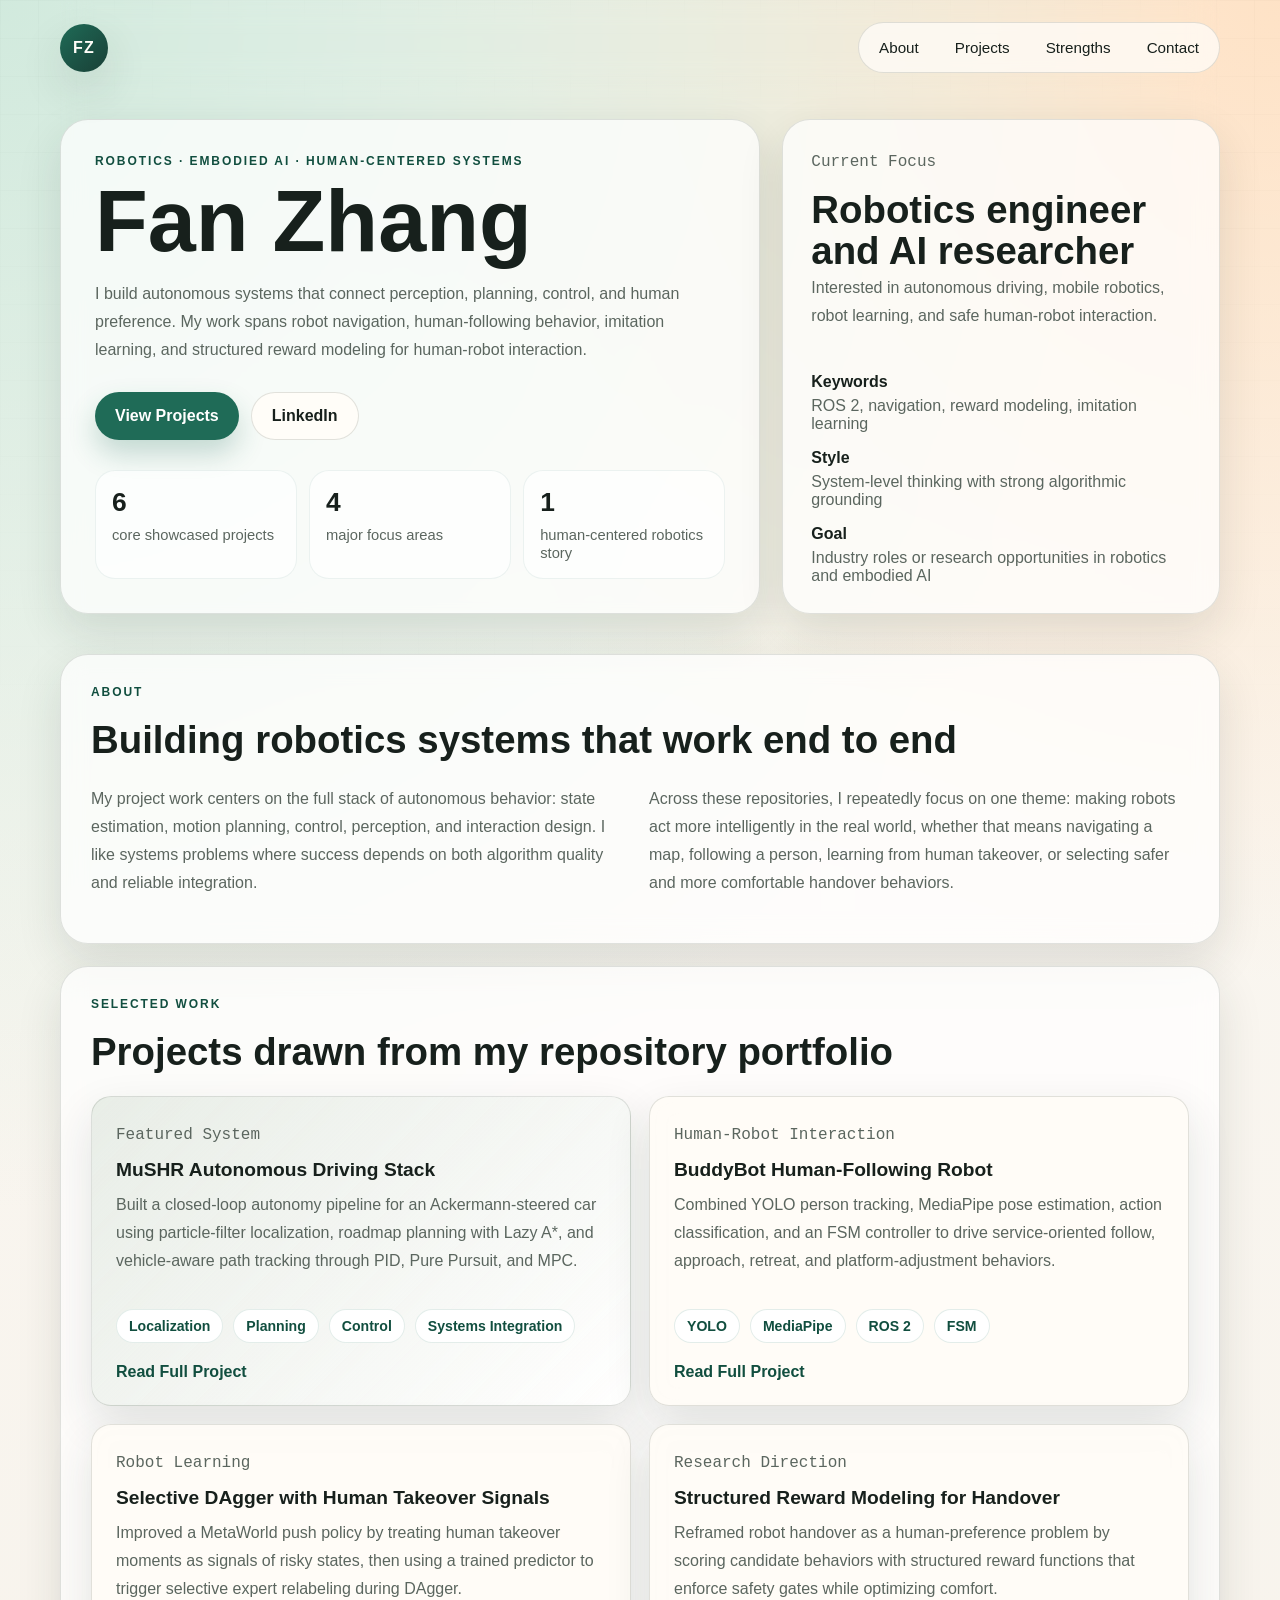
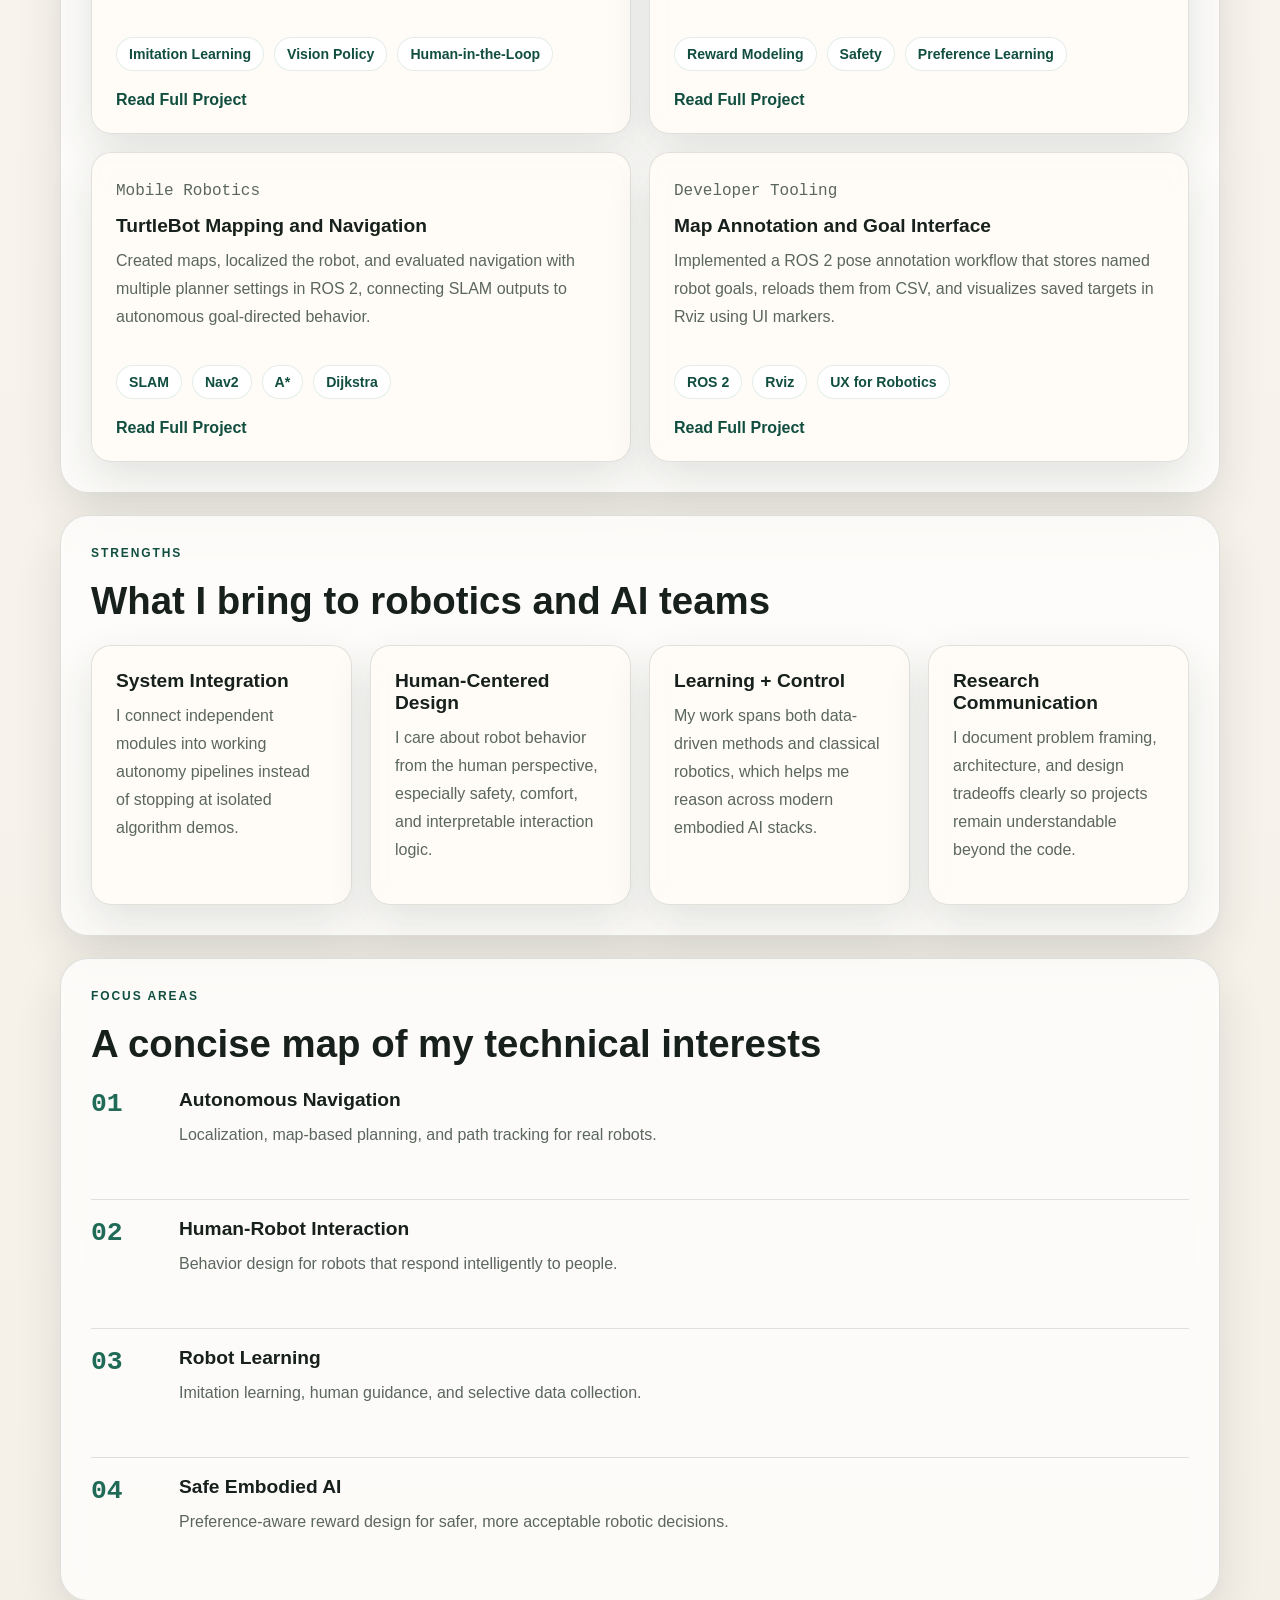
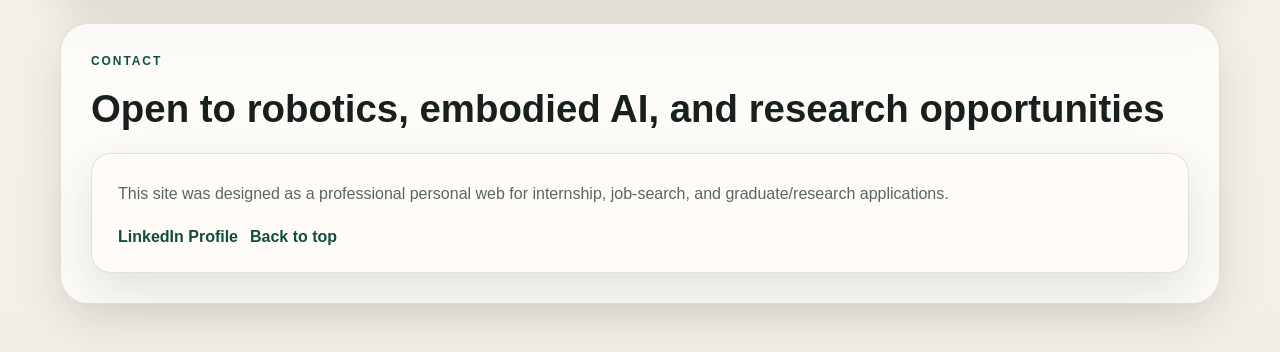
<file: index.html>
<!DOCTYPE html>
<html lang="en">
<head>
  <meta charset="UTF-8">
  <meta name="viewport" content="width=device-width, initial-scale=1.0">
  <title>Fan Zhang | Robotics & AI Portfolio</title>
  <meta
    name="description"
    content="Fan Zhang's personal website for robotics, autonomous systems, and human-centered AI research."
  >
  <link rel="stylesheet" href="styles.css">
</head>
<body>
  <div class="page-shell">
    <header class="site-header">
      <a class="brand" href="#top">FZ</a>
      <nav class="site-nav" aria-label="Primary">
        <a href="#about">About</a>
        <a href="#projects">Projects</a>
        <a href="#strengths">Strengths</a>
        <a href="#contact">Contact</a>
      </nav>
    </header>

    <main id="top">
      <section class="hero">
        <div class="hero-copy">
          <p class="eyebrow">Robotics · Embodied AI · Human-Centered Systems</p>
          <h1>Fan Zhang</h1>
          <p class="hero-text">
            I build autonomous systems that connect perception, planning, control,
            and human preference. My work spans robot navigation, human-following
            behavior, imitation learning, and structured reward modeling for
            human-robot interaction.
          </p>
          <div class="hero-actions">
            <a class="button button-primary" href="#projects">View Projects</a>
            <a class="button button-secondary" href="https://www.linkedin.com/in/fan-zhang-09b016373/" target="_blank" rel="noreferrer">LinkedIn</a>
          </div>
          <ul class="hero-stats" aria-label="Highlights">
            <li>
              <strong>6</strong>
              <span>core showcased projects</span>
            </li>
            <li>
              <strong>4</strong>
              <span>major focus areas</span>
            </li>
            <li>
              <strong>1</strong>
              <span>human-centered robotics story</span>
            </li>
          </ul>
        </div>

        <aside class="profile-card">
          <p class="profile-label">Current Focus</p>
          <h2>Robotics engineer and AI researcher</h2>
          <p>
            Interested in autonomous driving, mobile robotics, robot learning,
            and safe human-robot interaction.
          </p>
          <dl class="profile-list">
            <div>
              <dt>Keywords</dt>
              <dd>ROS 2, navigation, reward modeling, imitation learning</dd>
            </div>
            <div>
              <dt>Style</dt>
              <dd>System-level thinking with strong algorithmic grounding</dd>
            </div>
            <div>
              <dt>Goal</dt>
              <dd>Industry roles or research opportunities in robotics and embodied AI</dd>
            </div>
          </dl>
        </aside>
      </section>

      <section class="section" id="about">
        <div class="section-heading">
          <p class="eyebrow">About</p>
          <h2>Building robotics systems that work end to end</h2>
        </div>
        <div class="about-grid">
          <p>
            My project work centers on the full stack of autonomous behavior:
            state estimation, motion planning, control, perception, and
            interaction design. I like systems problems where success depends on
            both algorithm quality and reliable integration.
          </p>
          <p>
            Across these repositories, I repeatedly focus on one theme: making
            robots act more intelligently in the real world, whether that means
            navigating a map, following a person, learning from human takeover,
            or selecting safer and more comfortable handover behaviors.
          </p>
        </div>
      </section>

      <section class="section" id="projects">
        <div class="section-heading">
          <p class="eyebrow">Selected Work</p>
          <h2>Projects drawn from my repository portfolio</h2>
        </div>

        <div class="project-grid">
          <article class="project-card featured">
            <p class="project-tag">Featured System</p>
            <h3>MuSHR Autonomous Driving Stack</h3>
            <p>
              Built a closed-loop autonomy pipeline for an Ackermann-steered car
              using particle-filter localization, roadmap planning with Lazy A*,
              and vehicle-aware path tracking through PID, Pure Pursuit, and MPC.
            </p>
            <ul class="chip-list">
              <li>Localization</li>
              <li>Planning</li>
              <li>Control</li>
              <li>Systems Integration</li>
            </ul>
            <a class="detail-link" href="projects/mushr.html">Read Full Project</a>
          </article>

          <article class="project-card">
            <p class="project-tag">Human-Robot Interaction</p>
            <h3>BuddyBot Human-Following Robot</h3>
            <p>
              Combined YOLO person tracking, MediaPipe pose estimation, action
              classification, and an FSM controller to drive service-oriented
              follow, approach, retreat, and platform-adjustment behaviors.
            </p>
            <ul class="chip-list">
              <li>YOLO</li>
              <li>MediaPipe</li>
              <li>ROS 2</li>
              <li>FSM</li>
            </ul>
            <a class="detail-link" href="projects/buddybot.html">Read Full Project</a>
          </article>

          <article class="project-card">
            <p class="project-tag">Robot Learning</p>
            <h3>Selective DAgger with Human Takeover Signals</h3>
            <p>
              Improved a MetaWorld push policy by treating human takeover moments
              as signals of risky states, then using a trained predictor to
              trigger selective expert relabeling during DAgger.
            </p>
            <ul class="chip-list">
              <li>Imitation Learning</li>
              <li>Vision Policy</li>
              <li>Human-in-the-Loop</li>
            </ul>
            <a class="detail-link" href="projects/selective-dagger.html">Read Full Project</a>
          </article>

          <article class="project-card">
            <p class="project-tag">Research Direction</p>
            <h3>Structured Reward Modeling for Handover</h3>
            <p>
              Reframed robot handover as a human-preference problem by scoring
              candidate behaviors with structured reward functions that enforce
              safety gates while optimizing comfort.
            </p>
            <ul class="chip-list">
              <li>Reward Modeling</li>
              <li>Safety</li>
              <li>Preference Learning</li>
            </ul>
            <a class="detail-link" href="projects/reward-modeling.html">Read Full Project</a>
          </article>

          <article class="project-card">
            <p class="project-tag">Mobile Robotics</p>
            <h3>TurtleBot Mapping and Navigation</h3>
            <p>
              Created maps, localized the robot, and evaluated navigation with
              multiple planner settings in ROS 2, connecting SLAM outputs to
              autonomous goal-directed behavior.
            </p>
            <ul class="chip-list">
              <li>SLAM</li>
              <li>Nav2</li>
              <li>A*</li>
              <li>Dijkstra</li>
            </ul>
            <a class="detail-link" href="projects/turtlebot-navigation.html">Read Full Project</a>
          </article>

          <article class="project-card">
            <p class="project-tag">Developer Tooling</p>
            <h3>Map Annotation and Goal Interface</h3>
            <p>
              Implemented a ROS 2 pose annotation workflow that stores named
              robot goals, reloads them from CSV, and visualizes saved targets in
              Rviz using UI markers.
            </p>
            <ul class="chip-list">
              <li>ROS 2</li>
              <li>Rviz</li>
              <li>UX for Robotics</li>
            </ul>
            <a class="detail-link" href="projects/map-annotator.html">Read Full Project</a>
          </article>
        </div>
      </section>

      <section class="section" id="strengths">
        <div class="section-heading">
          <p class="eyebrow">Strengths</p>
          <h2>What I bring to robotics and AI teams</h2>
        </div>

        <div class="strength-grid">
          <article class="strength-card">
            <h3>System Integration</h3>
            <p>
              I connect independent modules into working autonomy pipelines
              instead of stopping at isolated algorithm demos.
            </p>
          </article>

          <article class="strength-card">
            <h3>Human-Centered Design</h3>
            <p>
              I care about robot behavior from the human perspective, especially
              safety, comfort, and interpretable interaction logic.
            </p>
          </article>

          <article class="strength-card">
            <h3>Learning + Control</h3>
            <p>
              My work spans both data-driven methods and classical robotics, which
              helps me reason across modern embodied AI stacks.
            </p>
          </article>

          <article class="strength-card">
            <h3>Research Communication</h3>
            <p>
              I document problem framing, architecture, and design tradeoffs
              clearly so projects remain understandable beyond the code.
            </p>
          </article>
        </div>
      </section>

      <section class="section timeline-section">
        <div class="section-heading">
          <p class="eyebrow">Focus Areas</p>
          <h2>A concise map of my technical interests</h2>
        </div>

        <div class="timeline">
          <div class="timeline-item">
            <span class="timeline-index">01</span>
            <div>
              <h3>Autonomous Navigation</h3>
              <p>Localization, map-based planning, and path tracking for real robots.</p>
            </div>
          </div>
          <div class="timeline-item">
            <span class="timeline-index">02</span>
            <div>
              <h3>Human-Robot Interaction</h3>
              <p>Behavior design for robots that respond intelligently to people.</p>
            </div>
          </div>
          <div class="timeline-item">
            <span class="timeline-index">03</span>
            <div>
              <h3>Robot Learning</h3>
              <p>Imitation learning, human guidance, and selective data collection.</p>
            </div>
          </div>
          <div class="timeline-item">
            <span class="timeline-index">04</span>
            <div>
              <h3>Safe Embodied AI</h3>
              <p>Preference-aware reward design for safer, more acceptable robotic decisions.</p>
            </div>
          </div>
        </div>
      </section>

      <section class="section contact-section" id="contact">
        <div class="section-heading">
          <p class="eyebrow">Contact</p>
          <h2>Open to robotics, embodied AI, and research opportunities</h2>
        </div>
        <div class="contact-card">
          <p>
            This site was designed as a professional personal web for internship,
            job-search, and graduate/research applications.
          </p>
          <div class="contact-links">
            <a href="https://www.linkedin.com/in/fan-zhang-09b016373/" target="_blank" rel="noreferrer">LinkedIn Profile</a>
            <a href="#top" id="scrollTopLink">Back to top</a>
          </div>
        </div>
      </section>
    </main>
  </div>

  <script src="script.js"></script>
</body>
</html>
</file>
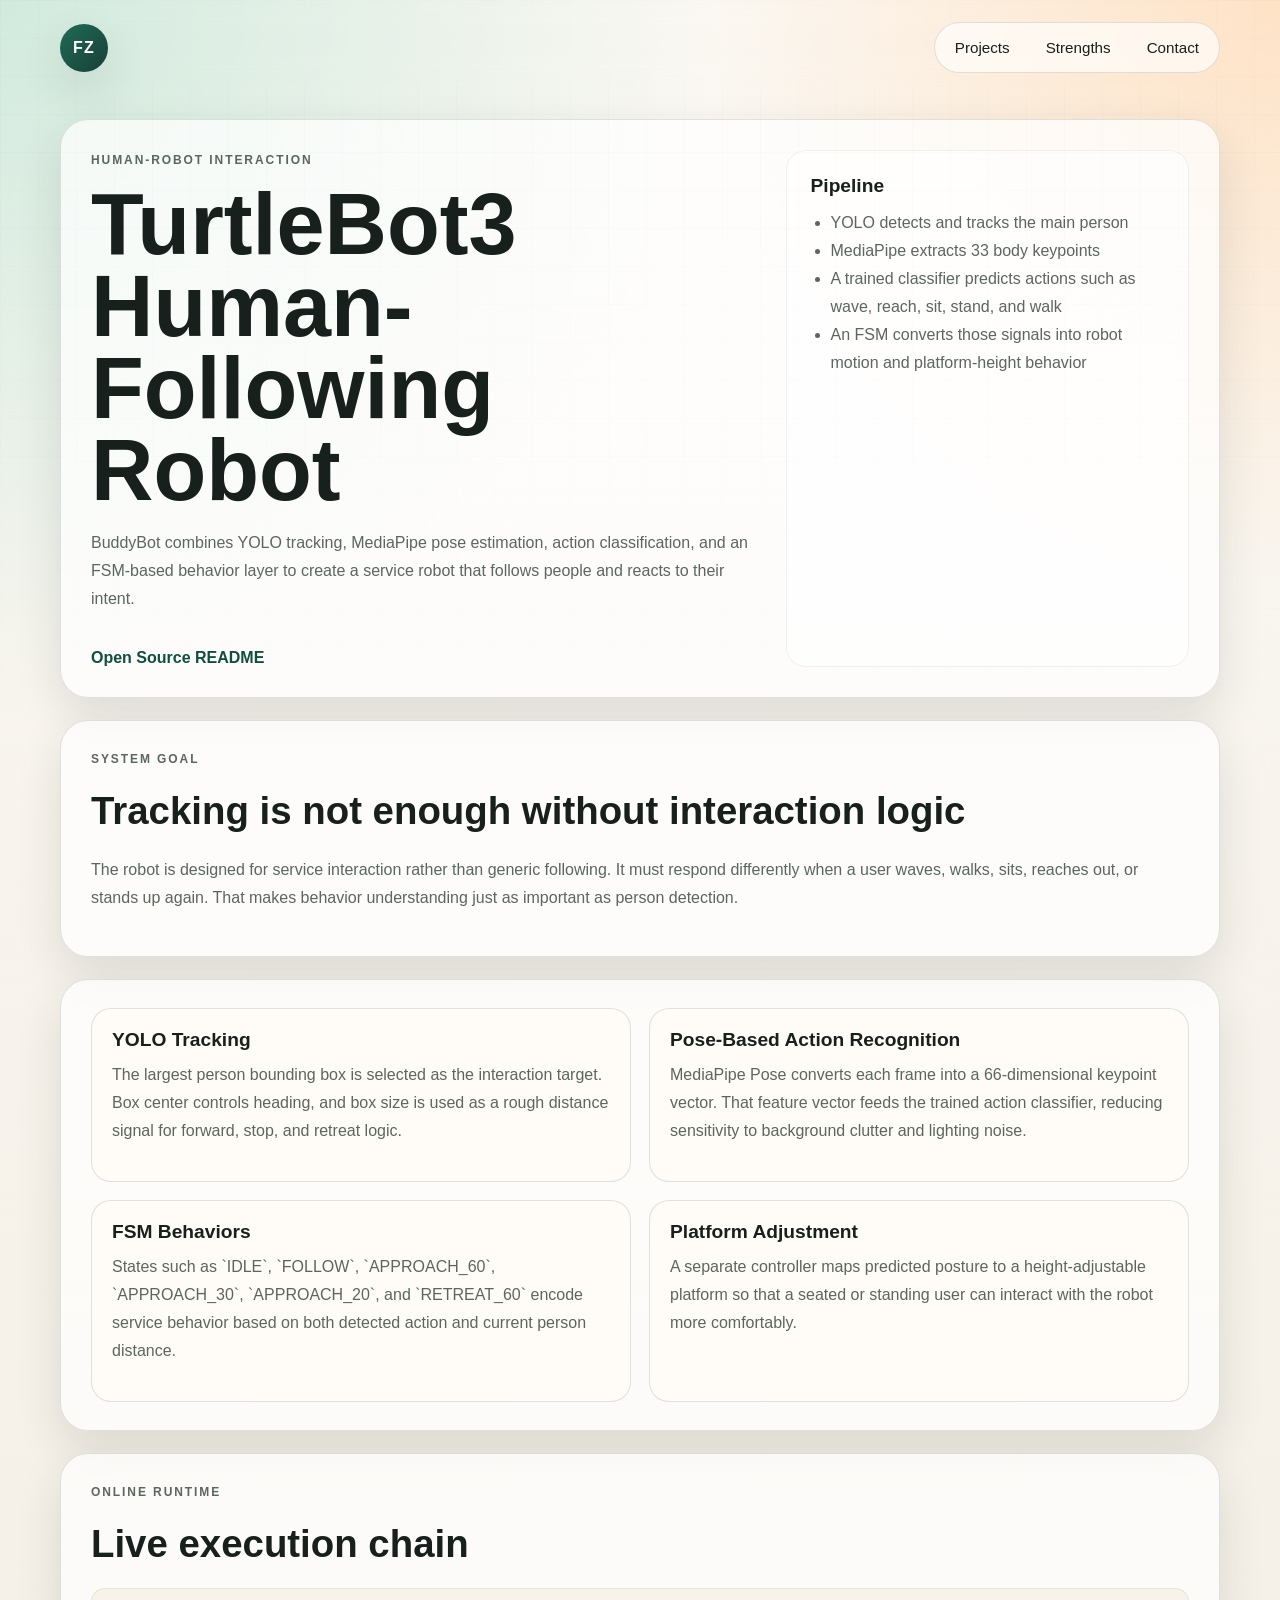
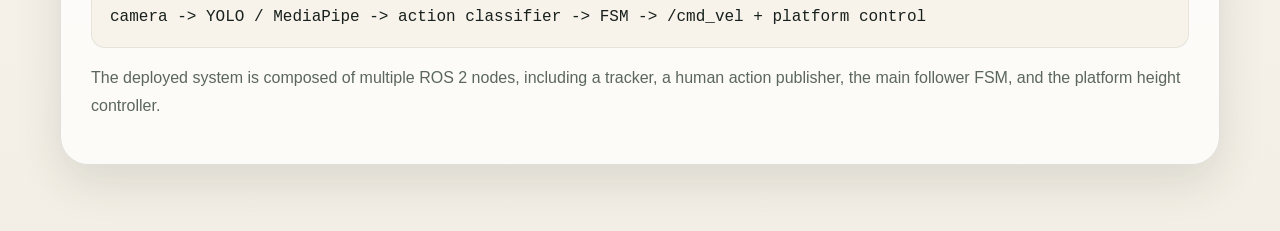
<file: projects/buddybot.html>
<!DOCTYPE html>
<html lang="en">
<head>
  <meta charset="UTF-8">
  <meta name="viewport" content="width=device-width, initial-scale=1.0">
  <title>BuddyBot Human-Following Robot | Fan Zhang</title>
  <link rel="stylesheet" href="../styles.css">
</head>
<body>
  <div class="page-shell">
    <header class="site-header">
      <a class="brand" href="../index.html">FZ</a>
      <nav class="site-nav" aria-label="Primary">
        <a href="../index.html#projects">Projects</a>
        <a href="../index.html#strengths">Strengths</a>
        <a href="../index.html#contact">Contact</a>
      </nav>
    </header>

    <main class="detail-page">
      <section class="detail-hero">
        <div>
          <p class="eyebrow">Human-Robot Interaction</p>
          <h1>TurtleBot3 Human-Following Robot</h1>
          <p class="hero-text">
            BuddyBot combines YOLO tracking, MediaPipe pose estimation, action classification, and an
            FSM-based behavior layer to create a service robot that follows people and reacts to their intent.
          </p>
          <a class="inline-link" href="../README(6).md">Open Source README</a>
        </div>
        <aside class="detail-summary">
          <h3>Pipeline</h3>
          <ul>
            <li>YOLO detects and tracks the main person</li>
            <li>MediaPipe extracts 33 body keypoints</li>
            <li>A trained classifier predicts actions such as wave, reach, sit, stand, and walk</li>
            <li>An FSM converts those signals into robot motion and platform-height behavior</li>
          </ul>
        </aside>
      </section>

      <section class="detail-section">
        <div class="section-heading">
          <p class="eyebrow">System Goal</p>
          <h2>Tracking is not enough without interaction logic</h2>
        </div>
        <p>
          The robot is designed for service interaction rather than generic following. It must respond
          differently when a user waves, walks, sits, reaches out, or stands up again. That makes behavior
          understanding just as important as person detection.
        </p>
      </section>

      <section class="detail-section">
        <div class="detail-grid">
          <article class="meta-card">
            <h3>YOLO Tracking</h3>
            <p>
              The largest person bounding box is selected as the interaction target. Box center controls
              heading, and box size is used as a rough distance signal for forward, stop, and retreat logic.
            </p>
          </article>
          <article class="meta-card">
            <h3>Pose-Based Action Recognition</h3>
            <p>
              MediaPipe Pose converts each frame into a 66-dimensional keypoint vector. That feature vector
              feeds the trained action classifier, reducing sensitivity to background clutter and lighting noise.
            </p>
          </article>
          <article class="meta-card">
            <h3>FSM Behaviors</h3>
            <p>
              States such as `IDLE`, `FOLLOW`, `APPROACH_60`, `APPROACH_30`, `APPROACH_20`, and `RETREAT_60`
              encode service behavior based on both detected action and current person distance.
            </p>
          </article>
          <article class="meta-card">
            <h3>Platform Adjustment</h3>
            <p>
              A separate controller maps predicted posture to a height-adjustable platform so that a seated
              or standing user can interact with the robot more comfortably.
            </p>
          </article>
        </div>
      </section>

      <section class="detail-section">
        <div class="section-heading">
          <p class="eyebrow">Online Runtime</p>
          <h2>Live execution chain</h2>
        </div>
        <pre>camera -> YOLO / MediaPipe -> action classifier -> FSM -> /cmd_vel + platform control</pre>
        <p>
          The deployed system is composed of multiple ROS 2 nodes, including a tracker, a human action
          publisher, the main follower FSM, and the platform height controller.
        </p>
      </section>
    </main>
  </div>
</body>
</html>
</file>
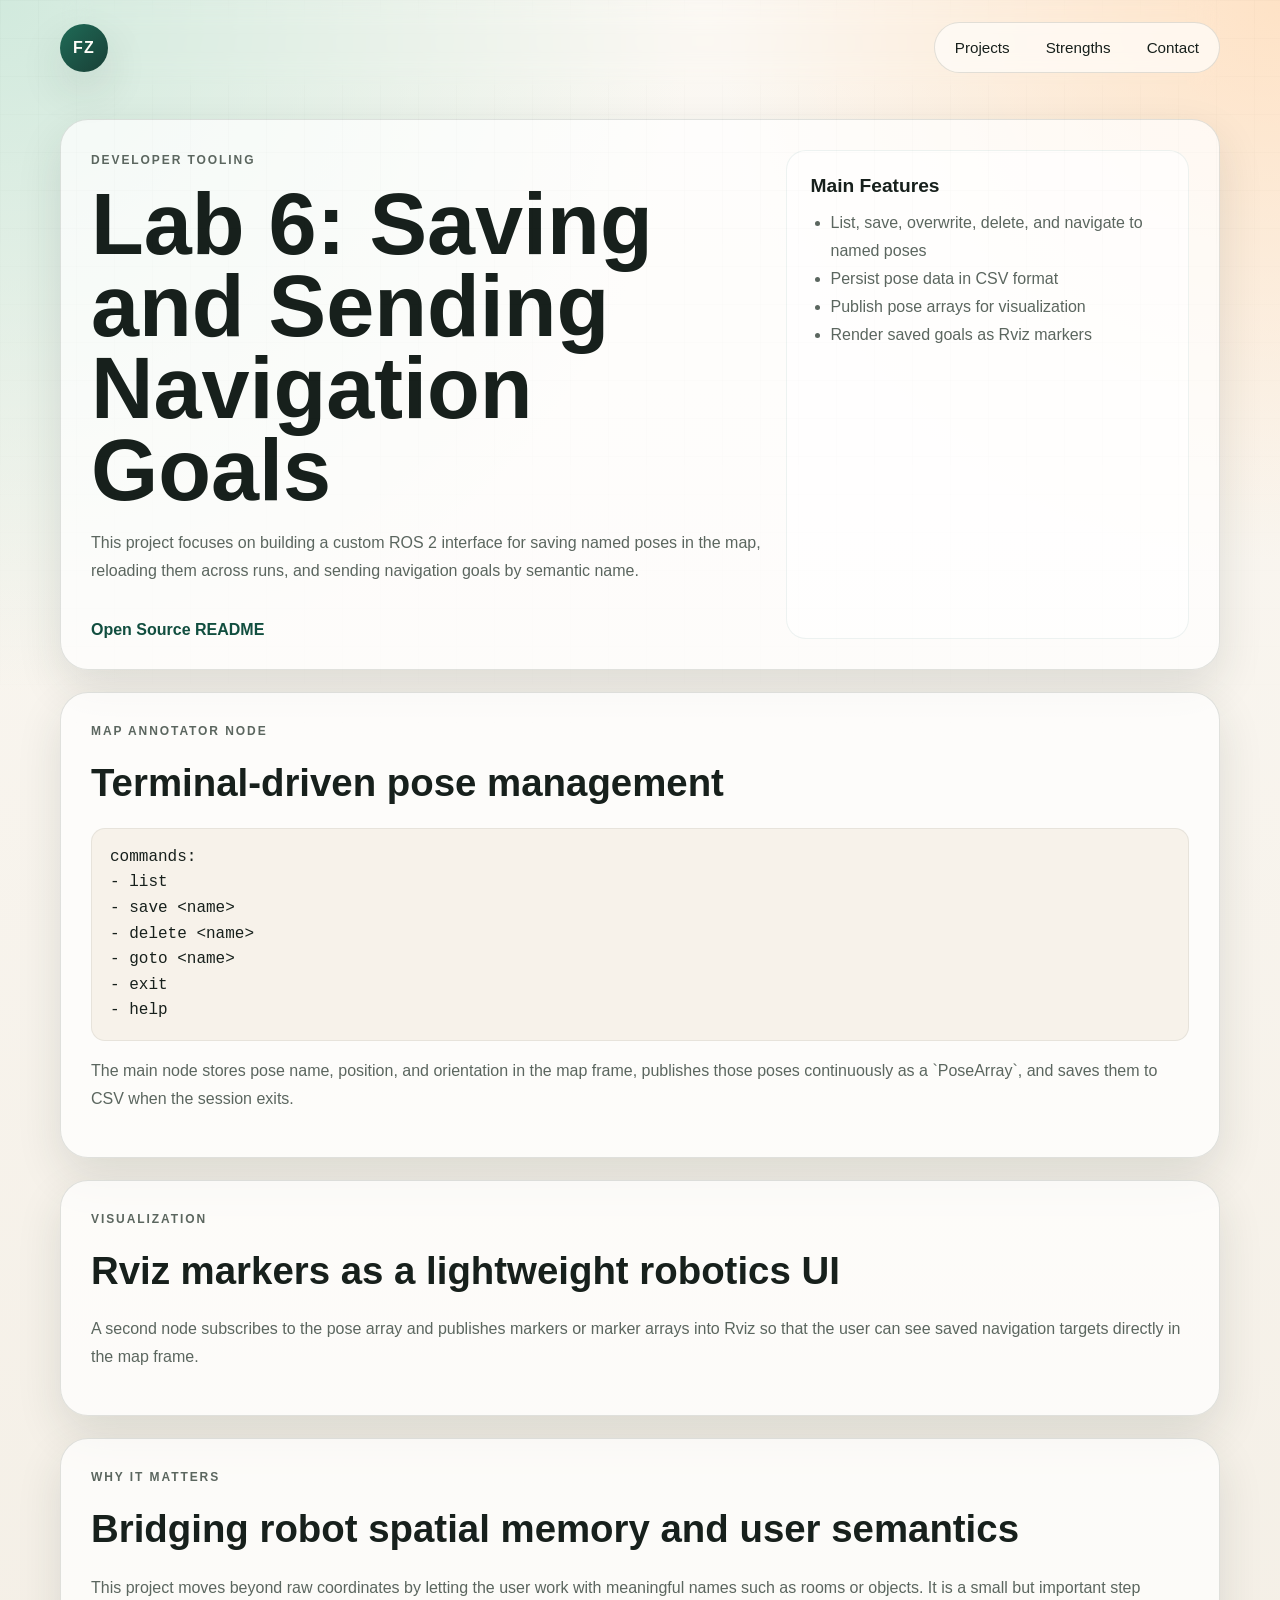
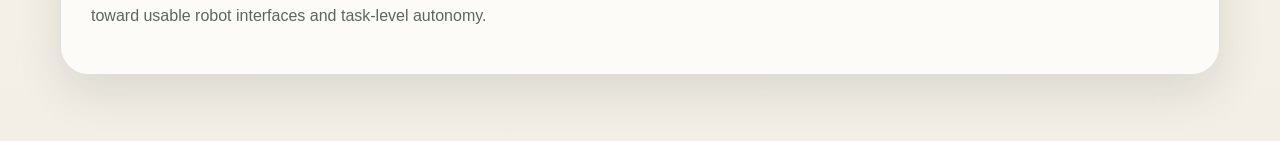
<file: projects/map-annotator.html>
<!DOCTYPE html>
<html lang="en">
<head>
  <meta charset="UTF-8">
  <meta name="viewport" content="width=device-width, initial-scale=1.0">
  <title>Map Annotation and Goal Interface | Fan Zhang</title>
  <link rel="stylesheet" href="../styles.css">
</head>
<body>
  <div class="page-shell">
    <header class="site-header">
      <a class="brand" href="../index.html">FZ</a>
      <nav class="site-nav" aria-label="Primary">
        <a href="../index.html#projects">Projects</a>
        <a href="../index.html#strengths">Strengths</a>
        <a href="../index.html#contact">Contact</a>
      </nav>
    </header>

    <main class="detail-page">
      <section class="detail-hero">
        <div>
          <p class="eyebrow">Developer Tooling</p>
          <h1>Lab 6: Saving and Sending Navigation Goals</h1>
          <p class="hero-text">
            This project focuses on building a custom ROS 2 interface for saving named poses in the map,
            reloading them across runs, and sending navigation goals by semantic name.
          </p>
          <a class="inline-link" href="../README(1).md">Open Source README</a>
        </div>
        <aside class="detail-summary">
          <h3>Main Features</h3>
          <ul>
            <li>List, save, overwrite, delete, and navigate to named poses</li>
            <li>Persist pose data in CSV format</li>
            <li>Publish pose arrays for visualization</li>
            <li>Render saved goals as Rviz markers</li>
          </ul>
        </aside>
      </section>

      <section class="detail-section">
        <div class="section-heading">
          <p class="eyebrow">Map Annotator Node</p>
          <h2>Terminal-driven pose management</h2>
        </div>
        <pre>commands:
- list
- save &lt;name&gt;
- delete &lt;name&gt;
- goto &lt;name&gt;
- exit
- help</pre>
        <p>
          The main node stores pose name, position, and orientation in the map frame, publishes those poses
          continuously as a `PoseArray`, and saves them to CSV when the session exits.
        </p>
      </section>

      <section class="detail-section">
        <div class="section-heading">
          <p class="eyebrow">Visualization</p>
          <h2>Rviz markers as a lightweight robotics UI</h2>
        </div>
        <p>
          A second node subscribes to the pose array and publishes markers or marker arrays into Rviz so that
          the user can see saved navigation targets directly in the map frame.
        </p>
      </section>

      <section class="detail-section">
        <div class="section-heading">
          <p class="eyebrow">Why It Matters</p>
          <h2>Bridging robot spatial memory and user semantics</h2>
        </div>
        <p>
          This project moves beyond raw coordinates by letting the user work with meaningful names such as rooms
          or objects. It is a small but important step toward usable robot interfaces and task-level autonomy.
        </p>
      </section>
    </main>
  </div>
</body>
</html>
</file>
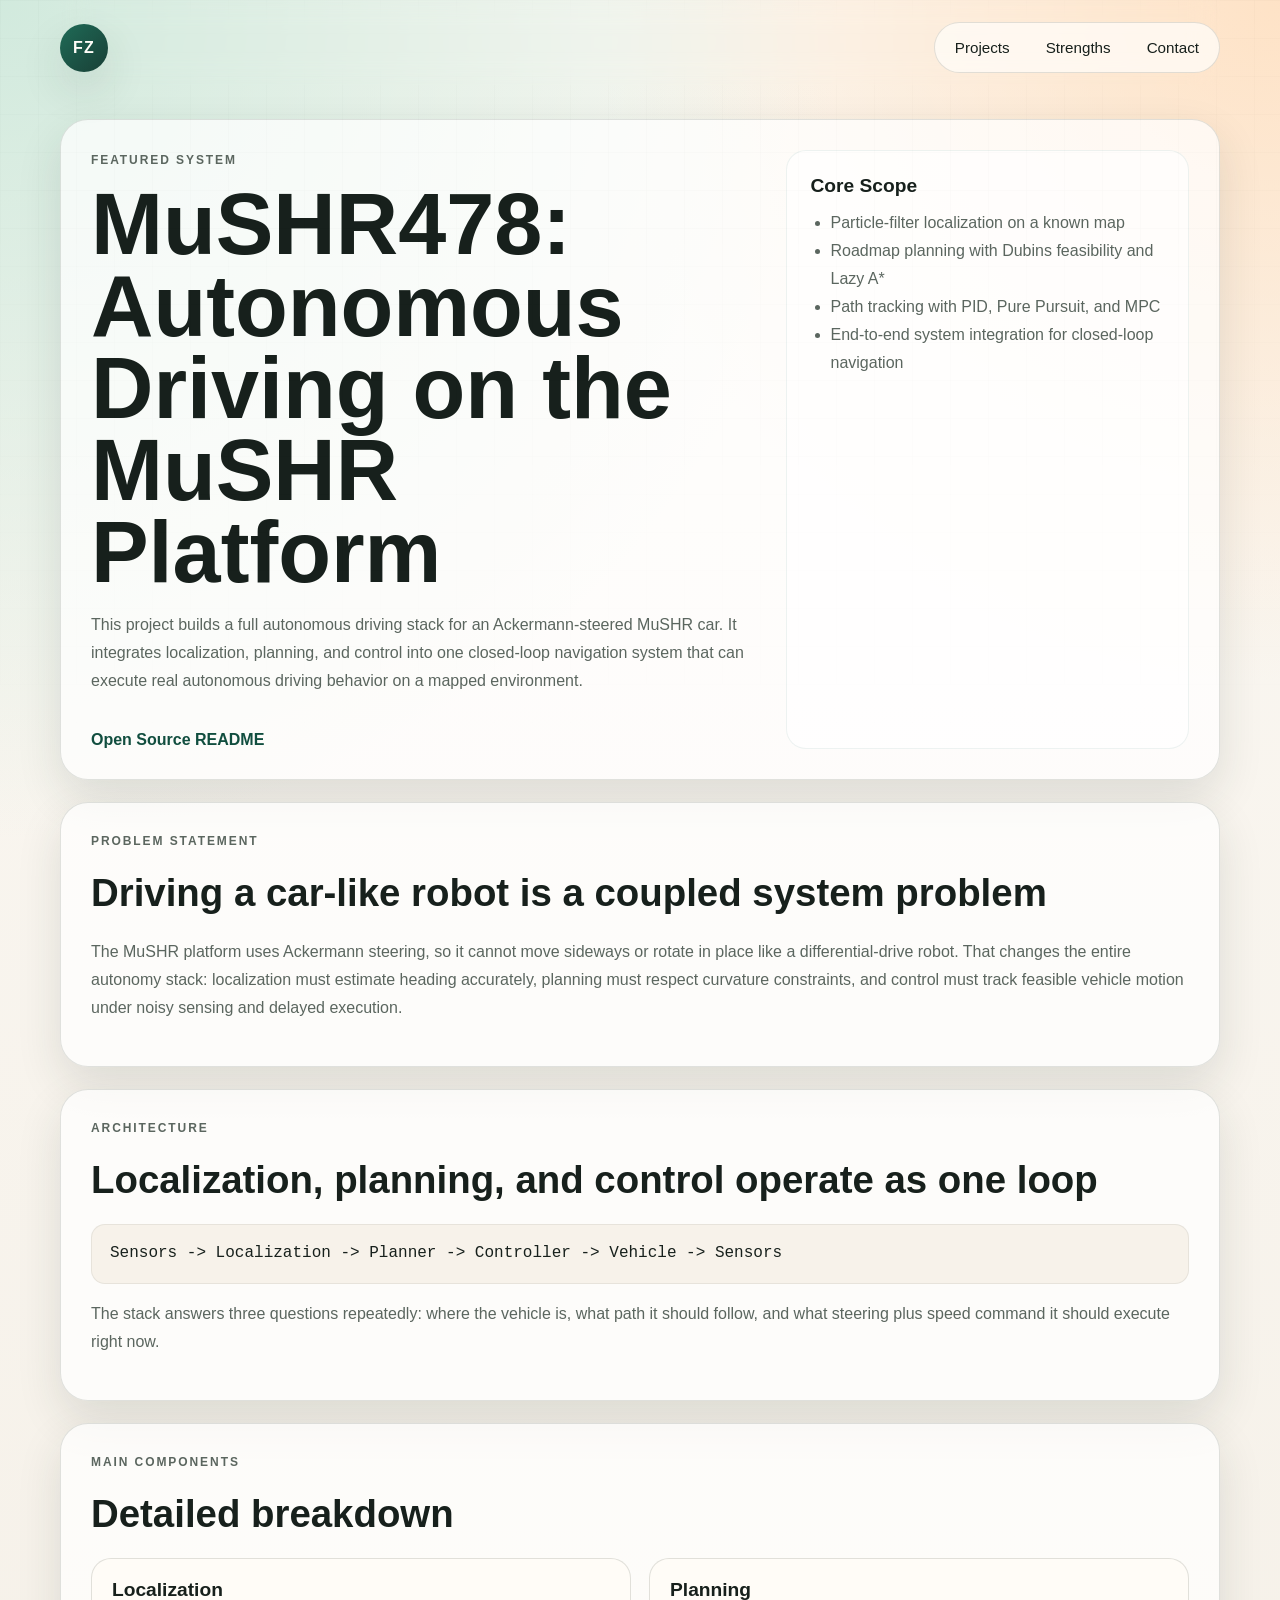
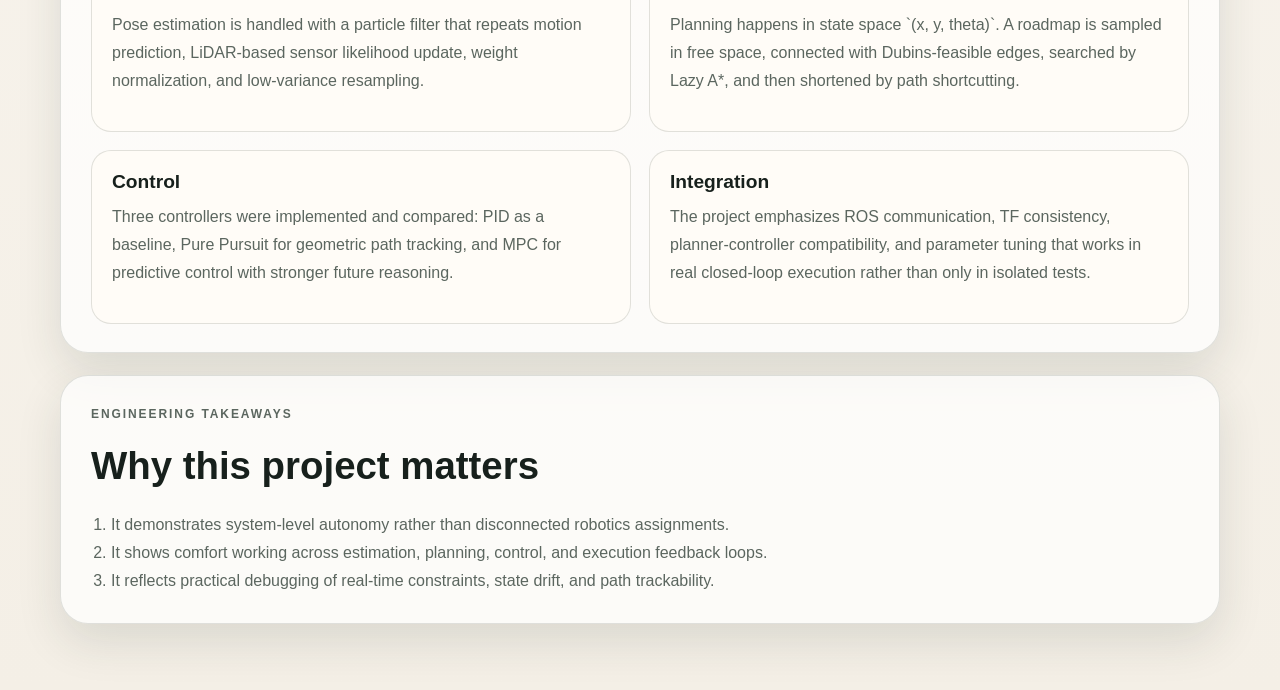
<file: projects/mushr.html>
<!DOCTYPE html>
<html lang="en">
<head>
  <meta charset="UTF-8">
  <meta name="viewport" content="width=device-width, initial-scale=1.0">
  <title>MuSHR Autonomous Driving Stack | Fan Zhang</title>
  <link rel="stylesheet" href="../styles.css">
</head>
<body>
  <div class="page-shell">
    <header class="site-header">
      <a class="brand" href="../index.html">FZ</a>
      <nav class="site-nav" aria-label="Primary">
        <a href="../index.html#projects">Projects</a>
        <a href="../index.html#strengths">Strengths</a>
        <a href="../index.html#contact">Contact</a>
      </nav>
    </header>

    <main class="detail-page">
      <section class="detail-hero">
        <div>
          <p class="eyebrow">Featured System</p>
          <h1>MuSHR478: Autonomous Driving on the MuSHR Platform</h1>
          <p class="hero-text">
            This project builds a full autonomous driving stack for an Ackermann-steered MuSHR car.
            It integrates localization, planning, and control into one closed-loop navigation system
            that can execute real autonomous driving behavior on a mapped environment.
          </p>
          <a class="inline-link" href="../README(3).md">Open Source README</a>
        </div>
        <aside class="detail-summary">
          <h3>Core Scope</h3>
          <ul>
            <li>Particle-filter localization on a known map</li>
            <li>Roadmap planning with Dubins feasibility and Lazy A*</li>
            <li>Path tracking with PID, Pure Pursuit, and MPC</li>
            <li>End-to-end system integration for closed-loop navigation</li>
          </ul>
        </aside>
      </section>

      <section class="detail-section">
        <div class="section-heading">
          <p class="eyebrow">Problem Statement</p>
          <h2>Driving a car-like robot is a coupled system problem</h2>
        </div>
        <p>
          The MuSHR platform uses Ackermann steering, so it cannot move sideways or rotate in place like
          a differential-drive robot. That changes the entire autonomy stack: localization must estimate
          heading accurately, planning must respect curvature constraints, and control must track feasible
          vehicle motion under noisy sensing and delayed execution.
        </p>
      </section>

      <section class="detail-section">
        <div class="section-heading">
          <p class="eyebrow">Architecture</p>
          <h2>Localization, planning, and control operate as one loop</h2>
        </div>
        <pre>Sensors -> Localization -> Planner -> Controller -> Vehicle -> Sensors</pre>
        <p>
          The stack answers three questions repeatedly: where the vehicle is, what path it should follow,
          and what steering plus speed command it should execute right now.
        </p>
      </section>

      <section class="detail-section">
        <div class="section-heading">
          <p class="eyebrow">Main Components</p>
          <h2>Detailed breakdown</h2>
        </div>
        <div class="detail-grid">
          <article class="meta-card">
            <h3>Localization</h3>
            <p>
              Pose estimation is handled with a particle filter that repeats motion prediction, LiDAR-based
              sensor likelihood update, weight normalization, and low-variance resampling.
            </p>
          </article>
          <article class="meta-card">
            <h3>Planning</h3>
            <p>
              Planning happens in state space `(x, y, theta)`. A roadmap is sampled in free space, connected
              with Dubins-feasible edges, searched by Lazy A*, and then shortened by path shortcutting.
            </p>
          </article>
          <article class="meta-card">
            <h3>Control</h3>
            <p>
              Three controllers were implemented and compared: PID as a baseline, Pure Pursuit for geometric
              path tracking, and MPC for predictive control with stronger future reasoning.
            </p>
          </article>
          <article class="meta-card">
            <h3>Integration</h3>
            <p>
              The project emphasizes ROS communication, TF consistency, planner-controller compatibility,
              and parameter tuning that works in real closed-loop execution rather than only in isolated tests.
            </p>
          </article>
        </div>
      </section>

      <section class="detail-section">
        <div class="section-heading">
          <p class="eyebrow">Engineering Takeaways</p>
          <h2>Why this project matters</h2>
        </div>
        <ol>
          <li>It demonstrates system-level autonomy rather than disconnected robotics assignments.</li>
          <li>It shows comfort working across estimation, planning, control, and execution feedback loops.</li>
          <li>It reflects practical debugging of real-time constraints, state drift, and path trackability.</li>
        </ol>
      </section>
    </main>
  </div>
</body>
</html>
</file>
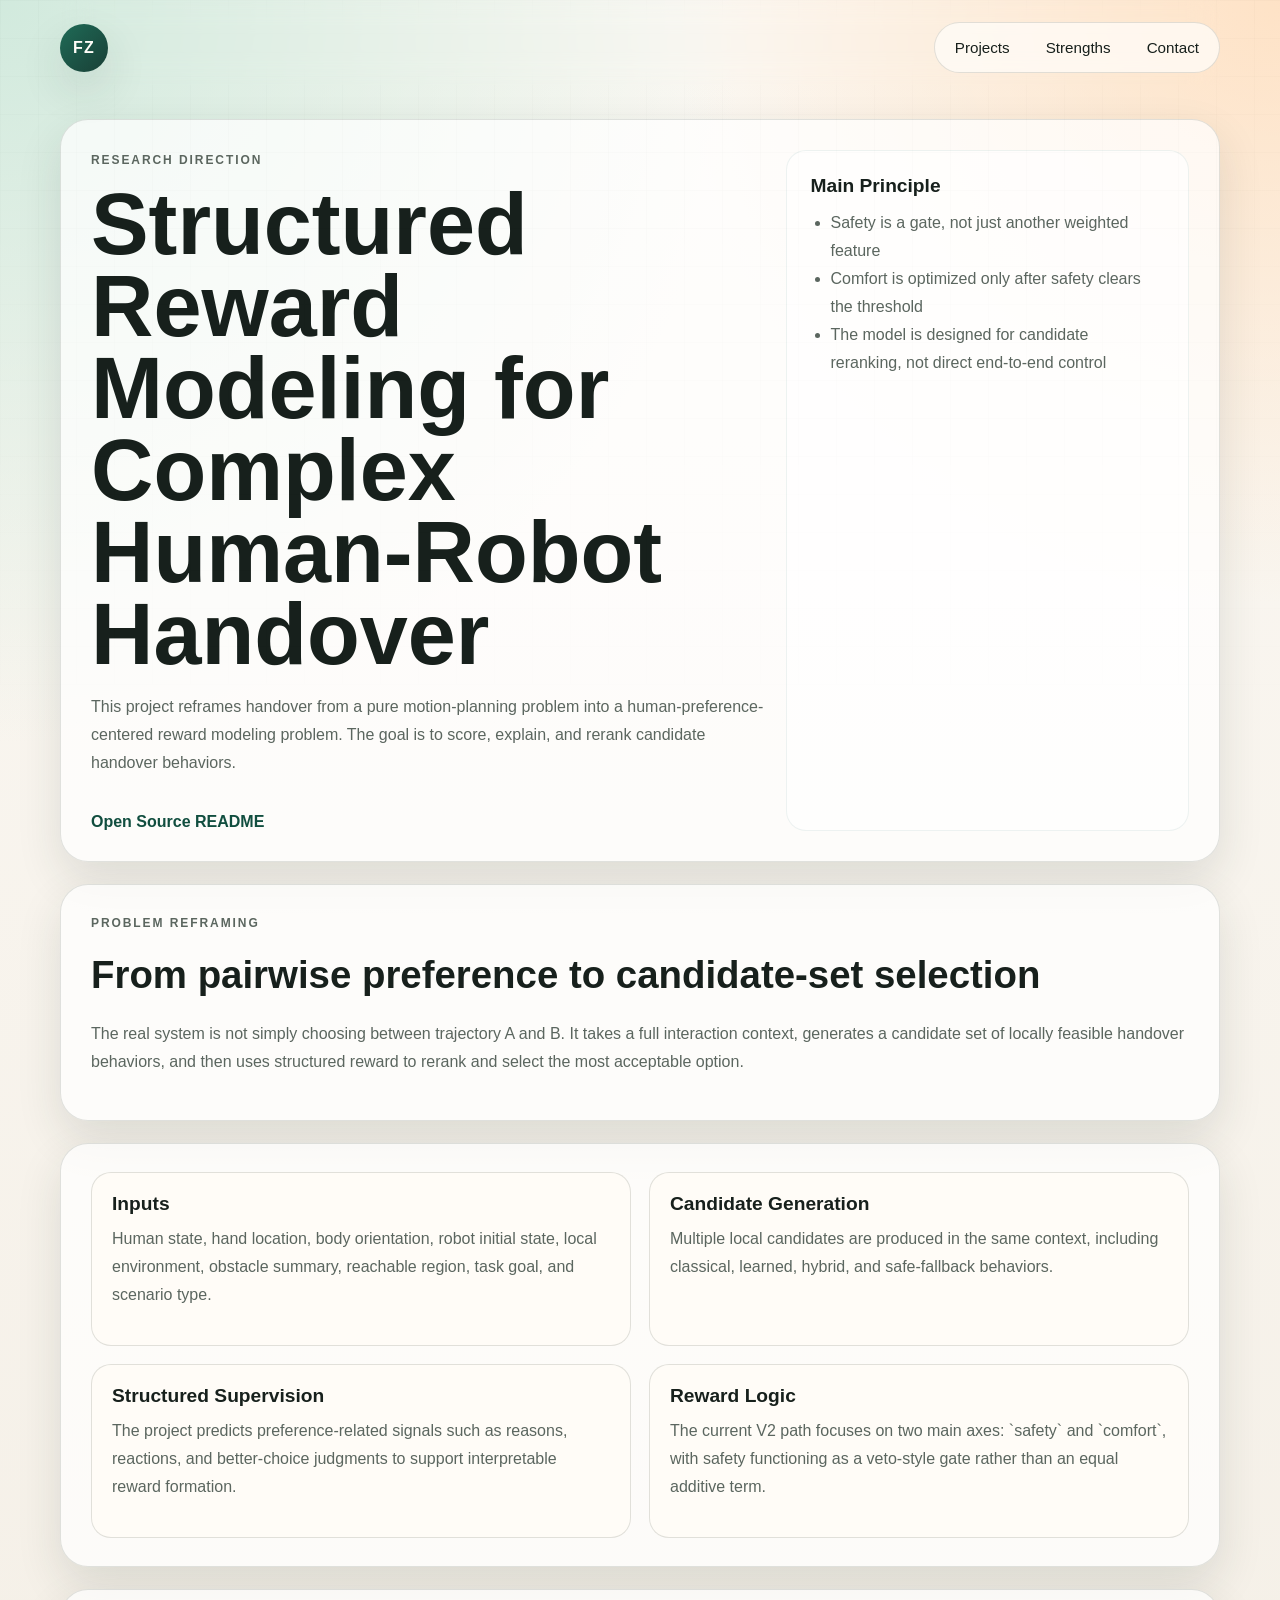
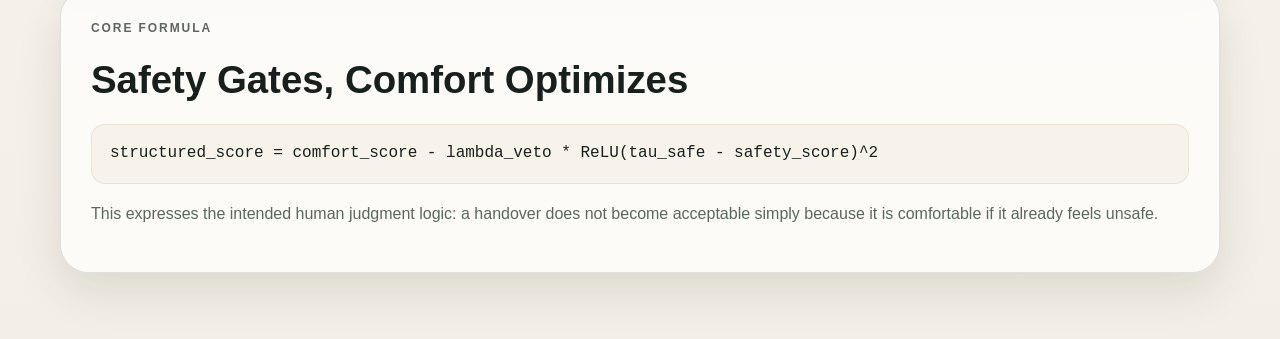
<file: projects/reward-modeling.html>
<!DOCTYPE html>
<html lang="en">
<head>
  <meta charset="UTF-8">
  <meta name="viewport" content="width=device-width, initial-scale=1.0">
  <title>Structured Reward Modeling for Handover | Fan Zhang</title>
  <link rel="stylesheet" href="../styles.css">
</head>
<body>
  <div class="page-shell">
    <header class="site-header">
      <a class="brand" href="../index.html">FZ</a>
      <nav class="site-nav" aria-label="Primary">
        <a href="../index.html#projects">Projects</a>
        <a href="../index.html#strengths">Strengths</a>
        <a href="../index.html#contact">Contact</a>
      </nav>
    </header>

    <main class="detail-page">
      <section class="detail-hero">
        <div>
          <p class="eyebrow">Research Direction</p>
          <h1>Structured Reward Modeling for Complex Human-Robot Handover</h1>
          <p class="hero-text">
            This project reframes handover from a pure motion-planning problem into a human-preference-centered
            reward modeling problem. The goal is to score, explain, and rerank candidate handover behaviors.
          </p>
          <a class="inline-link" href="../README(5).md">Open Source README</a>
        </div>
        <aside class="detail-summary">
          <h3>Main Principle</h3>
          <ul>
            <li>Safety is a gate, not just another weighted feature</li>
            <li>Comfort is optimized only after safety clears the threshold</li>
            <li>The model is designed for candidate reranking, not direct end-to-end control</li>
          </ul>
        </aside>
      </section>

      <section class="detail-section">
        <div class="section-heading">
          <p class="eyebrow">Problem Reframing</p>
          <h2>From pairwise preference to candidate-set selection</h2>
        </div>
        <p>
          The real system is not simply choosing between trajectory A and B. It takes a full interaction
          context, generates a candidate set of locally feasible handover behaviors, and then uses structured
          reward to rerank and select the most acceptable option.
        </p>
      </section>

      <section class="detail-section">
        <div class="detail-grid">
          <article class="meta-card">
            <h3>Inputs</h3>
            <p>
              Human state, hand location, body orientation, robot initial state, local environment,
              obstacle summary, reachable region, task goal, and scenario type.
            </p>
          </article>
          <article class="meta-card">
            <h3>Candidate Generation</h3>
            <p>
              Multiple local candidates are produced in the same context, including classical, learned,
              hybrid, and safe-fallback behaviors.
            </p>
          </article>
          <article class="meta-card">
            <h3>Structured Supervision</h3>
            <p>
              The project predicts preference-related signals such as reasons, reactions, and better-choice
              judgments to support interpretable reward formation.
            </p>
          </article>
          <article class="meta-card">
            <h3>Reward Logic</h3>
            <p>
              The current V2 path focuses on two main axes: `safety` and `comfort`, with safety functioning
              as a veto-style gate rather than an equal additive term.
            </p>
          </article>
        </div>
      </section>

      <section class="detail-section">
        <div class="section-heading">
          <p class="eyebrow">Core Formula</p>
          <h2>Safety Gates, Comfort Optimizes</h2>
        </div>
        <pre>structured_score = comfort_score - lambda_veto * ReLU(tau_safe - safety_score)^2</pre>
        <p>
          This expresses the intended human judgment logic: a handover does not become acceptable simply
          because it is comfortable if it already feels unsafe.
        </p>
      </section>
    </main>
  </div>
</body>
</html>
</file>
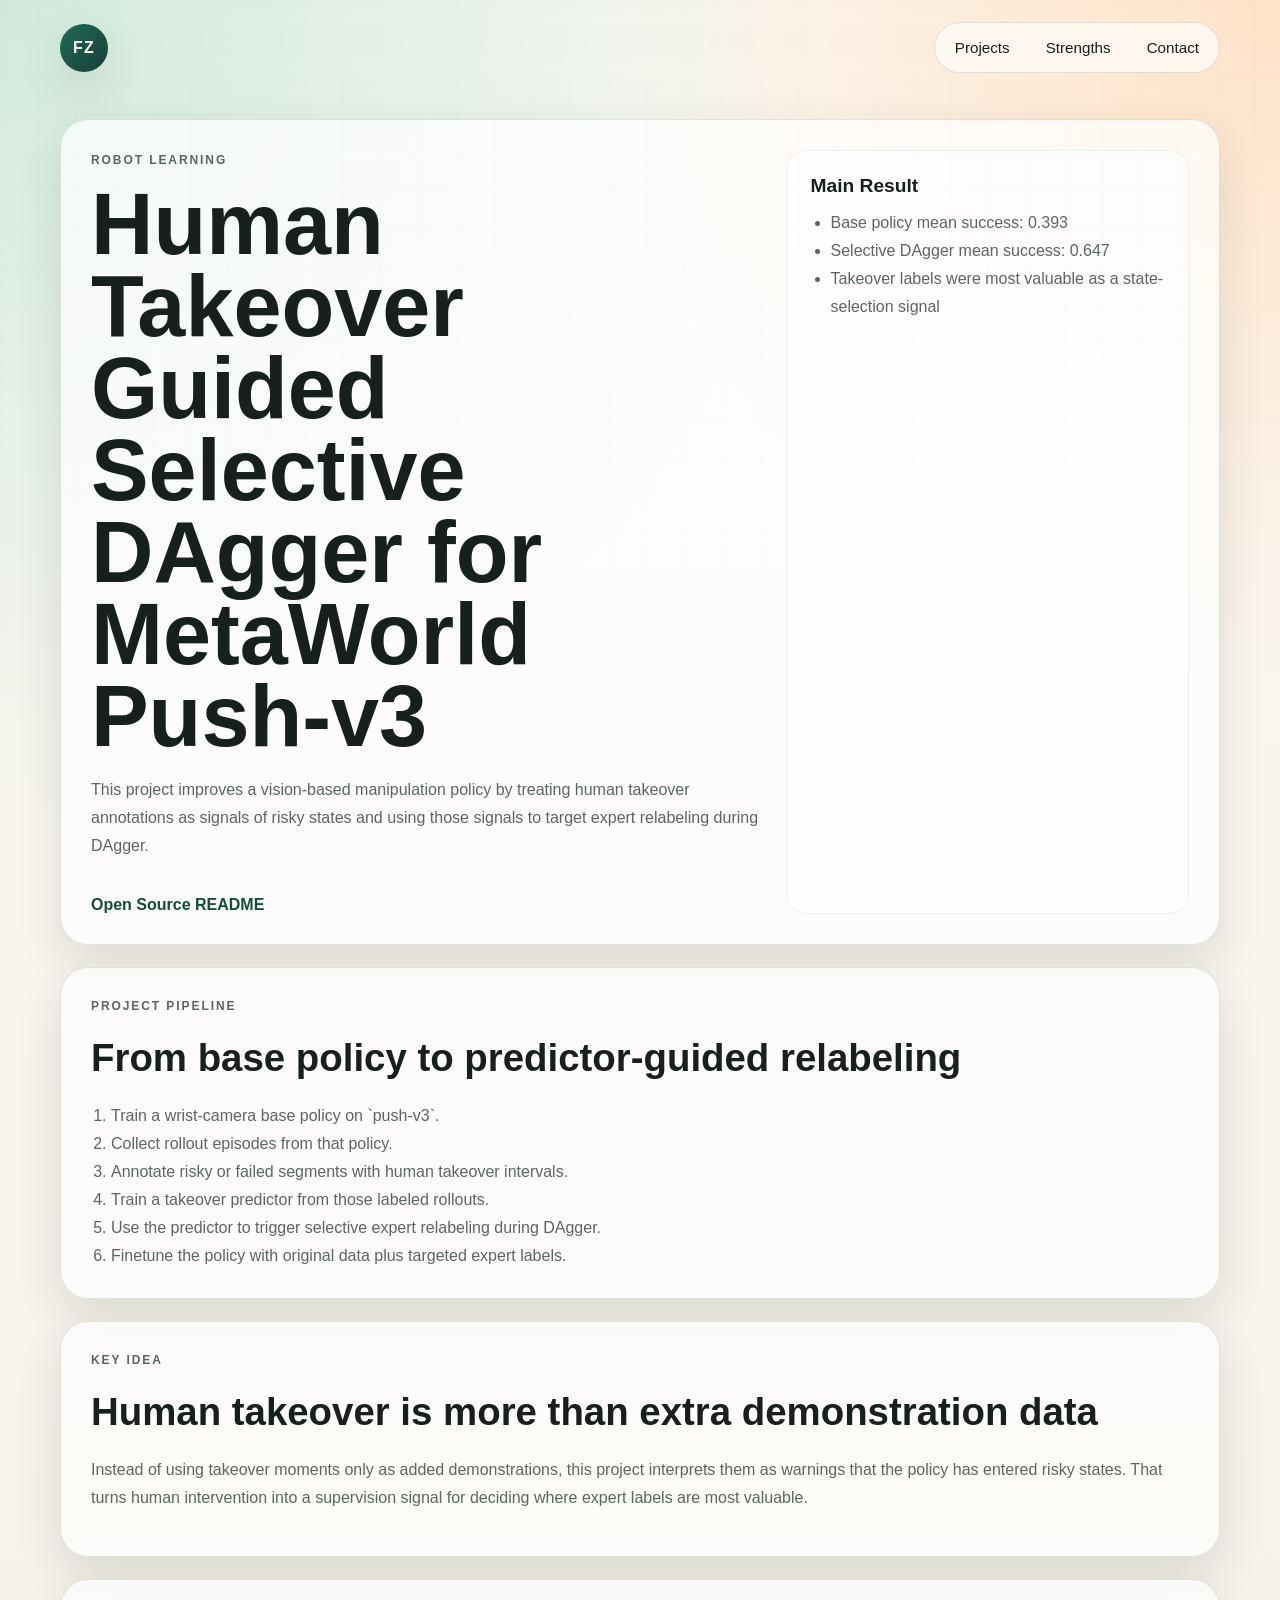
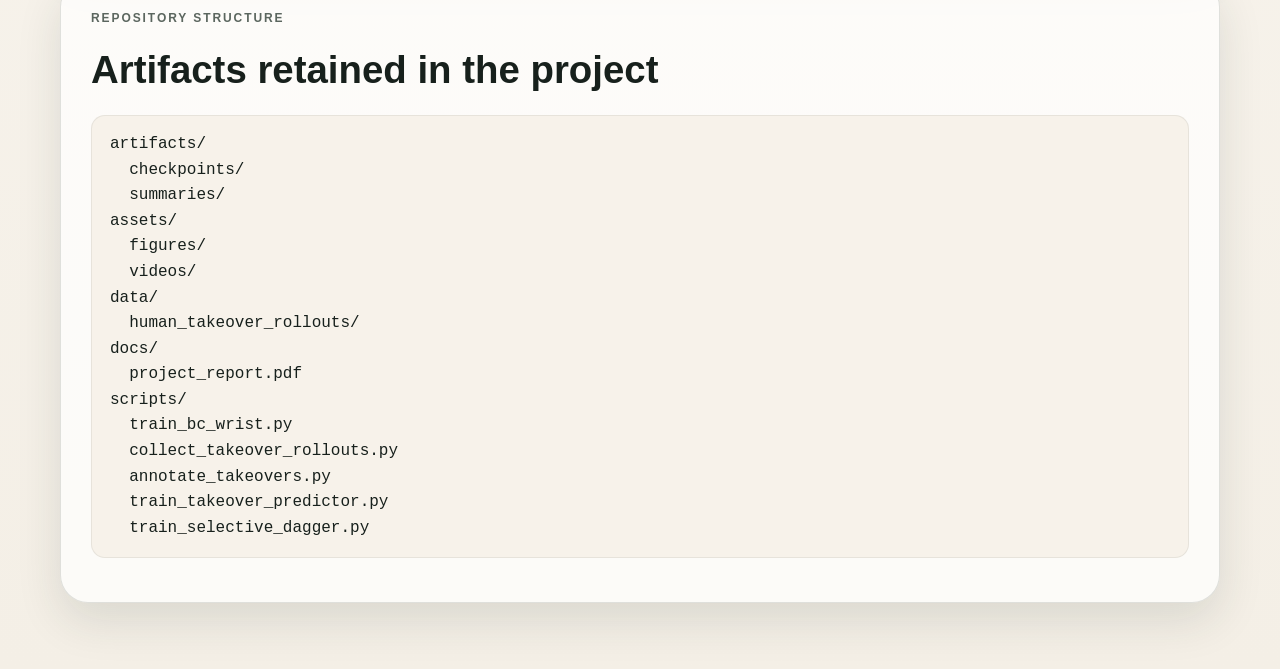
<file: projects/selective-dagger.html>
<!DOCTYPE html>
<html lang="en">
<head>
  <meta charset="UTF-8">
  <meta name="viewport" content="width=device-width, initial-scale=1.0">
  <title>Selective DAgger with Human Takeover | Fan Zhang</title>
  <link rel="stylesheet" href="../styles.css">
</head>
<body>
  <div class="page-shell">
    <header class="site-header">
      <a class="brand" href="../index.html">FZ</a>
      <nav class="site-nav" aria-label="Primary">
        <a href="../index.html#projects">Projects</a>
        <a href="../index.html#strengths">Strengths</a>
        <a href="../index.html#contact">Contact</a>
      </nav>
    </header>

    <main class="detail-page">
      <section class="detail-hero">
        <div>
          <p class="eyebrow">Robot Learning</p>
          <h1>Human Takeover Guided Selective DAgger for MetaWorld Push-v3</h1>
          <p class="hero-text">
            This project improves a vision-based manipulation policy by treating human takeover annotations
            as signals of risky states and using those signals to target expert relabeling during DAgger.
          </p>
          <a class="inline-link" href="../README(4).md">Open Source README</a>
        </div>
        <aside class="detail-summary">
          <h3>Main Result</h3>
          <ul>
            <li>Base policy mean success: 0.393</li>
            <li>Selective DAgger mean success: 0.647</li>
            <li>Takeover labels were most valuable as a state-selection signal</li>
          </ul>
        </aside>
      </section>

      <section class="detail-section">
        <div class="section-heading">
          <p class="eyebrow">Project Pipeline</p>
          <h2>From base policy to predictor-guided relabeling</h2>
        </div>
        <ol>
          <li>Train a wrist-camera base policy on `push-v3`.</li>
          <li>Collect rollout episodes from that policy.</li>
          <li>Annotate risky or failed segments with human takeover intervals.</li>
          <li>Train a takeover predictor from those labeled rollouts.</li>
          <li>Use the predictor to trigger selective expert relabeling during DAgger.</li>
          <li>Finetune the policy with original data plus targeted expert labels.</li>
        </ol>
      </section>

      <section class="detail-section">
        <div class="section-heading">
          <p class="eyebrow">Key Idea</p>
          <h2>Human takeover is more than extra demonstration data</h2>
        </div>
        <p>
          Instead of using takeover moments only as added demonstrations, this project interprets them as
          warnings that the policy has entered risky states. That turns human intervention into a supervision
          signal for deciding where expert labels are most valuable.
        </p>
      </section>

      <section class="detail-section">
        <div class="section-heading">
          <p class="eyebrow">Repository Structure</p>
          <h2>Artifacts retained in the project</h2>
        </div>
        <pre>artifacts/
  checkpoints/
  summaries/
assets/
  figures/
  videos/
data/
  human_takeover_rollouts/
docs/
  project_report.pdf
scripts/
  train_bc_wrist.py
  collect_takeover_rollouts.py
  annotate_takeovers.py
  train_takeover_predictor.py
  train_selective_dagger.py</pre>
      </section>
    </main>
  </div>
</body>
</html>
</file>
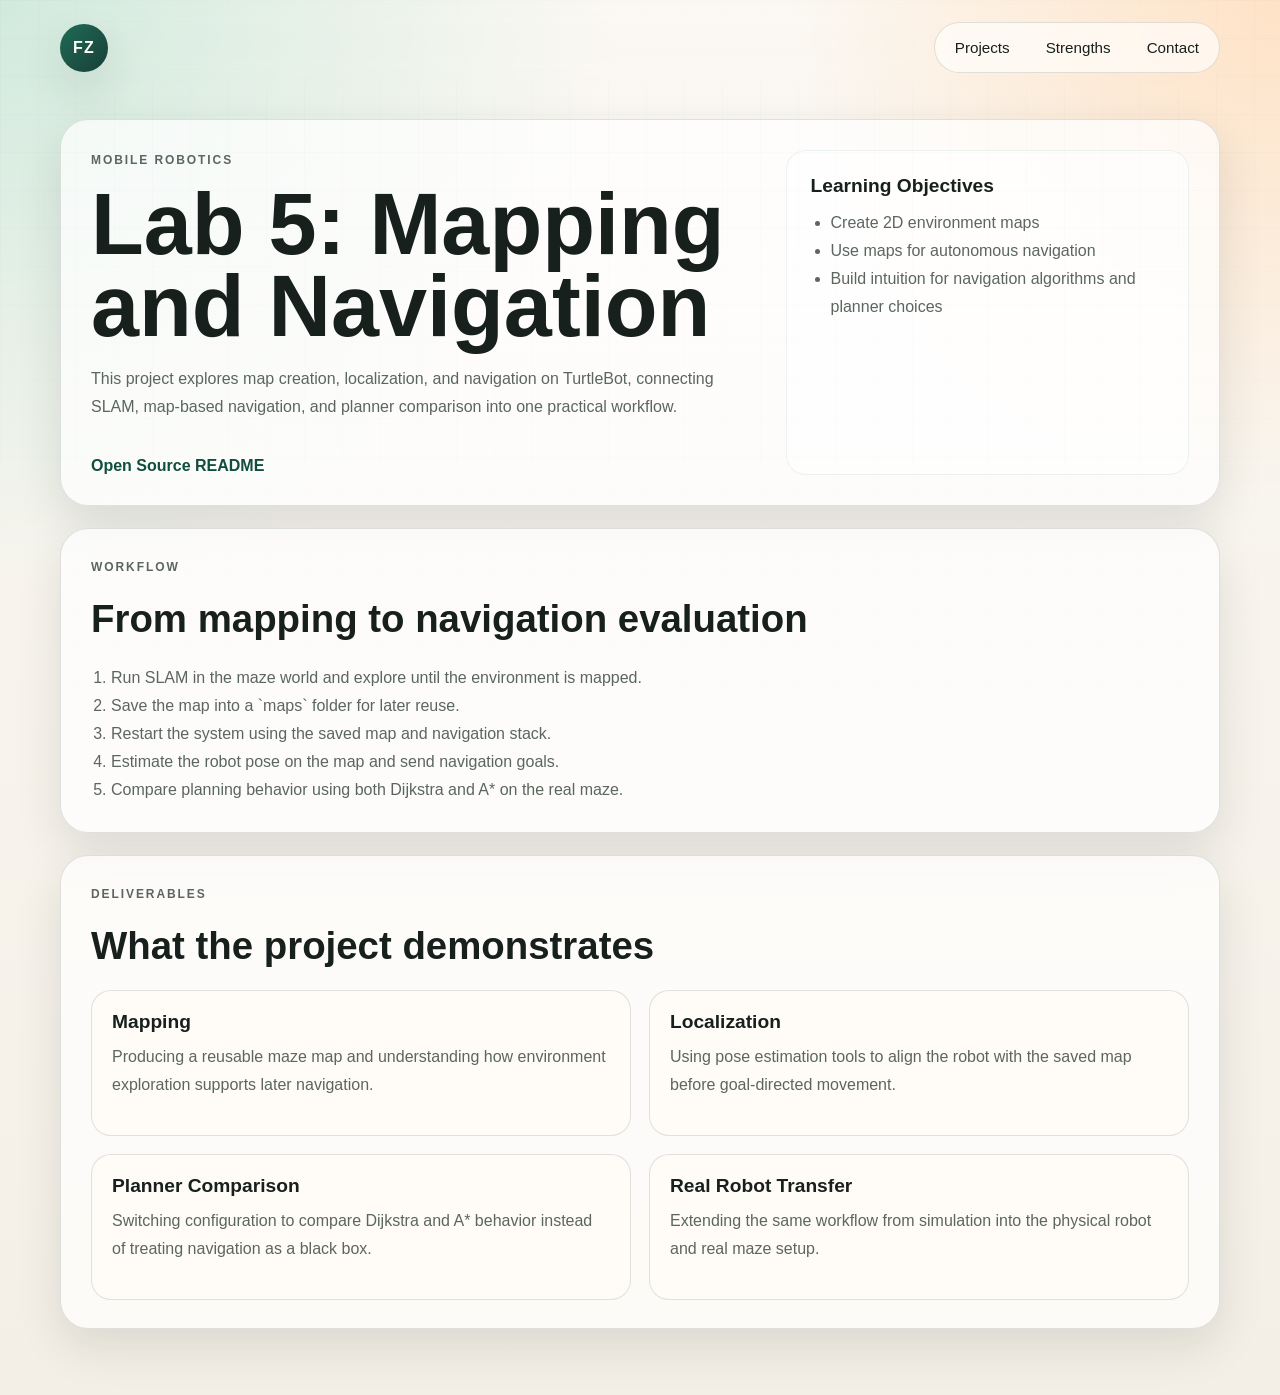
<file: projects/turtlebot-navigation.html>
<!DOCTYPE html>
<html lang="en">
<head>
  <meta charset="UTF-8">
  <meta name="viewport" content="width=device-width, initial-scale=1.0">
  <title>TurtleBot Mapping and Navigation | Fan Zhang</title>
  <link rel="stylesheet" href="../styles.css">
</head>
<body>
  <div class="page-shell">
    <header class="site-header">
      <a class="brand" href="../index.html">FZ</a>
      <nav class="site-nav" aria-label="Primary">
        <a href="../index.html#projects">Projects</a>
        <a href="../index.html#strengths">Strengths</a>
        <a href="../index.html#contact">Contact</a>
      </nav>
    </header>

    <main class="detail-page">
      <section class="detail-hero">
        <div>
          <p class="eyebrow">Mobile Robotics</p>
          <h1>Lab 5: Mapping and Navigation</h1>
          <p class="hero-text">
            This project explores map creation, localization, and navigation on TurtleBot, connecting SLAM,
            map-based navigation, and planner comparison into one practical workflow.
          </p>
          <a class="inline-link" href="../README(2).md">Open Source README</a>
        </div>
        <aside class="detail-summary">
          <h3>Learning Objectives</h3>
          <ul>
            <li>Create 2D environment maps</li>
            <li>Use maps for autonomous navigation</li>
            <li>Build intuition for navigation algorithms and planner choices</li>
          </ul>
        </aside>
      </section>

      <section class="detail-section">
        <div class="section-heading">
          <p class="eyebrow">Workflow</p>
          <h2>From mapping to navigation evaluation</h2>
        </div>
        <ol>
          <li>Run SLAM in the maze world and explore until the environment is mapped.</li>
          <li>Save the map into a `maps` folder for later reuse.</li>
          <li>Restart the system using the saved map and navigation stack.</li>
          <li>Estimate the robot pose on the map and send navigation goals.</li>
          <li>Compare planning behavior using both Dijkstra and A* on the real maze.</li>
        </ol>
      </section>

      <section class="detail-section">
        <div class="section-heading">
          <p class="eyebrow">Deliverables</p>
          <h2>What the project demonstrates</h2>
        </div>
        <div class="detail-grid">
          <article class="meta-card">
            <h3>Mapping</h3>
            <p>
              Producing a reusable maze map and understanding how environment exploration supports later navigation.
            </p>
          </article>
          <article class="meta-card">
            <h3>Localization</h3>
            <p>
              Using pose estimation tools to align the robot with the saved map before goal-directed movement.
            </p>
          </article>
          <article class="meta-card">
            <h3>Planner Comparison</h3>
            <p>
              Switching configuration to compare Dijkstra and A* behavior instead of treating navigation as a black box.
            </p>
          </article>
          <article class="meta-card">
            <h3>Real Robot Transfer</h3>
            <p>
              Extending the same workflow from simulation into the physical robot and real maze setup.
            </p>
          </article>
        </div>
      </section>
    </main>
  </div>
</body>
</html>
</file>
<file: styles.css>
:root {
  --bg: #f4efe6;
  --bg-soft: rgba(255, 255, 255, 0.72);
  --panel: rgba(255, 252, 247, 0.92);
  --panel-strong: #fffdf8;
  --line: rgba(44, 58, 43, 0.14);
  --text: #17201c;
  --muted: #5b665f;
  --accent: #1f6b57;
  --accent-strong: #114e3f;
  --accent-soft: #d7eadf;
  --shadow: 0 18px 45px rgba(32, 48, 39, 0.12);
  --radius-lg: 28px;
  --radius-md: 20px;
  --radius-sm: 14px;
  --max-width: 1160px;
}

* {
  box-sizing: border-box;
}

html {
  scroll-behavior: smooth;
}

body {
  margin: 0;
  min-height: 100vh;
  font-family: "Avenir Next", "Segoe UI", "Helvetica Neue", "Noto Sans", sans-serif;
  color: var(--text);
  background:
    radial-gradient(circle at top left, rgba(207, 233, 220, 0.95), transparent 32%),
    radial-gradient(circle at top right, rgba(255, 221, 187, 0.8), transparent 26%),
    linear-gradient(180deg, #fbf8f3 0%, var(--bg) 100%);
}

body::before {
  content: "";
  position: fixed;
  inset: 0;
  pointer-events: none;
  background-image:
    linear-gradient(rgba(23, 32, 28, 0.03) 1px, transparent 1px),
    linear-gradient(90deg, rgba(23, 32, 28, 0.03) 1px, transparent 1px);
  background-size: 38px 38px;
  mask-image: linear-gradient(180deg, rgba(0, 0, 0, 0.45), transparent 88%);
}

.page-shell {
  width: min(calc(100% - 32px), var(--max-width));
  margin: 0 auto;
  padding-bottom: 48px;
}

.site-header {
  display: flex;
  align-items: center;
  justify-content: space-between;
  gap: 18px;
  padding: 22px 0 12px;
  position: sticky;
  top: 0;
  z-index: 10;
  backdrop-filter: blur(14px);
}

.brand {
  display: inline-flex;
  align-items: center;
  justify-content: center;
  width: 48px;
  height: 48px;
  border-radius: 50%;
  text-decoration: none;
  color: var(--panel-strong);
  font-weight: 800;
  letter-spacing: 0.08em;
  background: linear-gradient(135deg, var(--accent), #193f36);
  box-shadow: var(--shadow);
}

.site-nav {
  display: flex;
  gap: 8px;
  padding: 6px;
  border: 1px solid var(--line);
  border-radius: 999px;
  background: rgba(255, 253, 248, 0.75);
}

.site-nav a {
  color: var(--text);
  text-decoration: none;
  padding: 10px 14px;
  border-radius: 999px;
  font-size: 0.95rem;
}

.site-nav a:hover,
.site-nav a:focus-visible {
  background: var(--accent-soft);
  outline: none;
}

.hero,
.section,
.contact-card,
.profile-card,
.project-card,
.strength-card {
  backdrop-filter: blur(12px);
}

.hero {
  display: grid;
  grid-template-columns: 1.6fr 1fr;
  gap: 22px;
  padding: 34px 0 18px;
}

.hero-copy,
.profile-card,
.section,
.contact-card {
  border: 1px solid var(--line);
  border-radius: var(--radius-lg);
  background: var(--bg-soft);
  box-shadow: var(--shadow);
}

.hero-copy {
  padding: 34px;
}

.eyebrow {
  margin: 0 0 12px;
  color: var(--accent-strong);
  text-transform: uppercase;
  letter-spacing: 0.16em;
  font-size: 0.75rem;
  font-weight: 800;
}

h1,
h2,
h3,
p {
  margin-top: 0;
}

h1 {
  font-size: clamp(3rem, 7vw, 5.4rem);
  line-height: 0.95;
  margin-bottom: 18px;
}

h2 {
  font-size: clamp(1.75rem, 3vw, 2.5rem);
  line-height: 1.08;
  margin-bottom: 0;
}

h3 {
  font-size: 1.2rem;
  margin-bottom: 10px;
}

.hero-text,
.profile-card p,
.about-grid p,
.project-card p,
.strength-card p,
.timeline-item p,
.contact-card p {
  color: var(--muted);
  line-height: 1.75;
  font-size: 1rem;
}

.hero-actions {
  display: flex;
  flex-wrap: wrap;
  gap: 12px;
  margin: 28px 0 30px;
}

.button {
  display: inline-flex;
  align-items: center;
  justify-content: center;
  min-height: 48px;
  padding: 0 20px;
  border-radius: 999px;
  text-decoration: none;
  font-weight: 700;
  transition: transform 180ms ease, box-shadow 180ms ease, background 180ms ease;
}

.button:hover,
.button:focus-visible {
  transform: translateY(-2px);
  outline: none;
}

.button-primary {
  background: var(--accent);
  color: white;
  box-shadow: 0 14px 28px rgba(31, 107, 87, 0.24);
}

.button-secondary {
  color: var(--text);
  background: var(--panel-strong);
  border: 1px solid var(--line);
}

.hero-stats {
  list-style: none;
  margin: 0;
  padding: 0;
  display: grid;
  grid-template-columns: repeat(3, minmax(0, 1fr));
  gap: 12px;
}

.hero-stats li {
  padding: 16px;
  border-radius: var(--radius-md);
  background: rgba(255, 255, 255, 0.62);
  border: 1px solid rgba(31, 107, 87, 0.08);
}

.hero-stats strong,
.timeline-index {
  display: block;
  font-size: 1.65rem;
  margin-bottom: 8px;
  font-weight: 800;
}

.hero-stats span {
  color: var(--muted);
  font-size: 0.92rem;
}

.profile-card {
  padding: 28px;
  display: flex;
  flex-direction: column;
  justify-content: space-between;
}

.profile-label,
.project-tag {
  margin-bottom: 10px;
  color: var(--accent-strong);
  font-family: "SFMono-Regular", "Cascadia Mono", "Fira Code", monospace;
  font-size: 0.82rem;
}

.profile-list {
  margin: 24px 0 0;
  display: grid;
  gap: 16px;
}

.profile-list dt {
  font-weight: 800;
  margin-bottom: 6px;
}

.profile-list dd {
  margin: 0;
  color: var(--muted);
}

.section {
  margin-top: 22px;
  padding: 30px;
}

.section-heading {
  display: grid;
  gap: 8px;
  margin-bottom: 24px;
}

.about-grid,
.strength-grid,
.project-grid {
  display: grid;
  gap: 18px;
}

.about-grid {
  grid-template-columns: repeat(2, minmax(0, 1fr));
}

.project-grid {
  grid-template-columns: repeat(2, minmax(0, 1fr));
}

.project-card,
.strength-card,
.contact-card {
  border: 1px solid var(--line);
  border-radius: var(--radius-md);
  background: var(--panel);
  box-shadow: var(--shadow);
}

.project-card,
.strength-card {
  padding: 24px;
}

.project-card {
  display: flex;
  flex-direction: column;
}

.project-card.featured {
  background:
    linear-gradient(135deg, rgba(31, 107, 87, 0.1), rgba(255, 255, 255, 0.88)),
    var(--panel);
}

.chip-list {
  list-style: none;
  display: flex;
  flex-wrap: wrap;
  gap: 10px;
  margin: 18px 0 0;
  padding: 0;
}

.chip-list li {
  padding: 8px 12px;
  border-radius: 999px;
  background: white;
  border: 1px solid rgba(31, 107, 87, 0.12);
  color: var(--accent-strong);
  font-size: 0.88rem;
  font-weight: 700;
}

.detail-link,
.inline-link {
  display: inline-flex;
  align-items: center;
  gap: 8px;
  margin-top: 20px;
  color: var(--accent-strong);
  font-weight: 800;
  text-decoration: none;
}

.detail-link:hover,
.detail-link:focus-visible,
.inline-link:hover,
.inline-link:focus-visible {
  text-decoration: underline;
  outline: none;
}

.detail-page {
  padding: 34px 0 18px;
}

.detail-hero,
.detail-section {
  border: 1px solid var(--line);
  border-radius: var(--radius-lg);
  background: var(--bg-soft);
  box-shadow: var(--shadow);
}

.detail-hero {
  display: grid;
  grid-template-columns: 1.5fr 0.9fr;
  gap: 22px;
  padding: 30px;
}

.detail-summary {
  padding: 24px;
  border-radius: var(--radius-md);
  background: rgba(255, 255, 255, 0.66);
  border: 1px solid rgba(31, 107, 87, 0.08);
}

.detail-section {
  margin-top: 22px;
  padding: 28px 30px;
}

.detail-section p,
.detail-section li,
.detail-summary p,
.detail-summary li,
.detail-hero p {
  color: var(--muted);
  line-height: 1.75;
}

.detail-section ul,
.detail-section ol,
.detail-summary ul {
  margin: 12px 0 0;
  padding-left: 20px;
}

.detail-section pre {
  overflow-x: auto;
  padding: 16px 18px;
  border-radius: var(--radius-sm);
  background: #f7f2ea;
  border: 1px solid rgba(44, 58, 43, 0.08);
  color: var(--text);
  font-family: "SFMono-Regular", "Cascadia Mono", "Fira Code", monospace;
  line-height: 1.6;
}

.detail-grid {
  display: grid;
  grid-template-columns: repeat(2, minmax(0, 1fr));
  gap: 18px;
}

.meta-card {
  padding: 20px;
  border-radius: var(--radius-md);
  background: var(--panel);
  border: 1px solid var(--line);
}

.meta-card h3,
.detail-section h3 {
  margin-bottom: 10px;
}

.section-stack {
  display: grid;
  gap: 18px;
}

.strength-grid {
  grid-template-columns: repeat(4, minmax(0, 1fr));
}

.timeline {
  display: grid;
  gap: 16px;
}

.timeline-item {
  display: grid;
  grid-template-columns: 72px 1fr;
  gap: 16px;
  padding: 18px 0;
  border-top: 1px solid var(--line);
}

.timeline-item:first-child {
  border-top: none;
  padding-top: 0;
}

.timeline-index {
  color: var(--accent);
  font-family: "SFMono-Regular", "Cascadia Mono", "Fira Code", monospace;
}

.contact-card {
  padding: 26px;
}

.contact-links {
  display: flex;
  flex-wrap: wrap;
  gap: 12px;
  margin-top: 20px;
}

.contact-links a {
  color: var(--accent-strong);
  text-decoration: none;
  font-weight: 700;
}

.contact-links a:hover,
.contact-links a:focus-visible {
  text-decoration: underline;
  outline: none;
}

.reveal {
  opacity: 0;
  transform: translateY(24px);
}

.reveal.is-visible {
  opacity: 1;
  transform: translateY(0);
  transition: opacity 650ms ease, transform 650ms ease;
}

@media (max-width: 980px) {
  .hero,
  .detail-hero,
  .about-grid,
  .detail-grid,
  .project-grid,
  .strength-grid {
    grid-template-columns: 1fr;
  }

  .site-header {
    flex-direction: column;
    align-items: flex-start;
  }

  .site-nav {
    flex-wrap: wrap;
  }
}

@media (max-width: 720px) {
  .page-shell {
    width: min(calc(100% - 20px), var(--max-width));
  }

  .hero-copy,
  .detail-hero,
  .detail-section,
  .profile-card,
  .section,
  .contact-card {
    padding: 22px;
  }

  .hero-stats {
    grid-template-columns: 1fr;
  }

  .timeline-item {
    grid-template-columns: 1fr;
    gap: 6px;
  }
}
</file>
